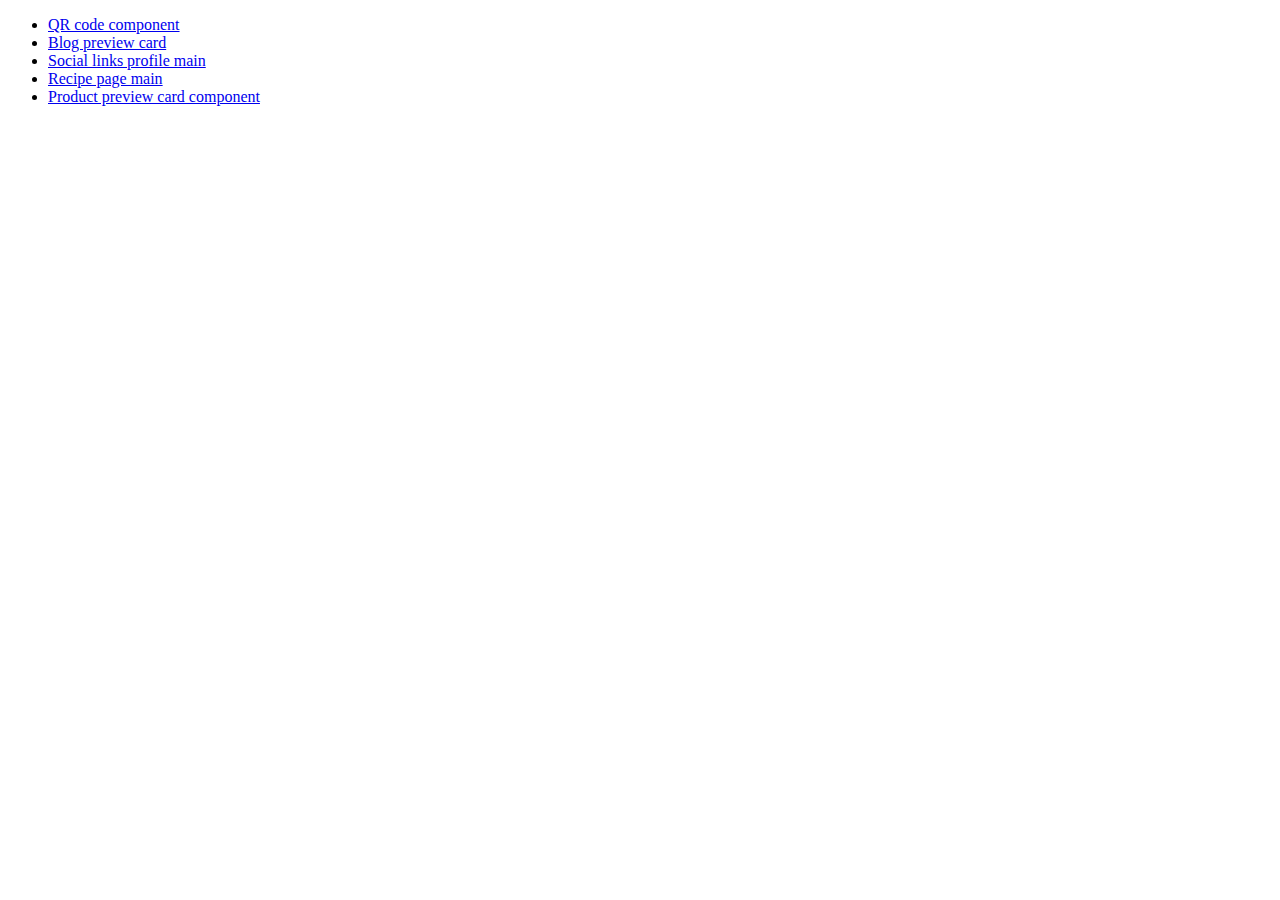
<file: index.html>
<!DOCTYPE html>
<html lang="en">
  <head>
    <meta charset="UTF-8" />
    <meta name="viewport" content="width=device-width, initial-scale=1.0" />
    <title>Frontend Mentor Challenges</title>
  </head>
  <body>
    <ul>
      <li>
        <a href="development/qr-code-component-main/qr-code-component.html"
          >QR code component</a
        >
      </li>
      <li>
        <a href="development/blog-preview-card/blog-preview-card.html"
          >Blog preview card</a
        >
      </li>
      <li>
        <a
          href="development/social-links-profile-main/social-links-profile-main.html"
          >Social links profile main</a
        >
      </li>
      <li>
        <a href="./development/recipe-page-main/recipe-page.html"
          >Recipe page main</a
        >
      </li>
      <li>
        <a
          href="./development/product-preview-card-component-main/product-preview-card-component.html"
          >Product preview card component</a
        >
      </li>
    </ul>
  </body>
</html>
</file>
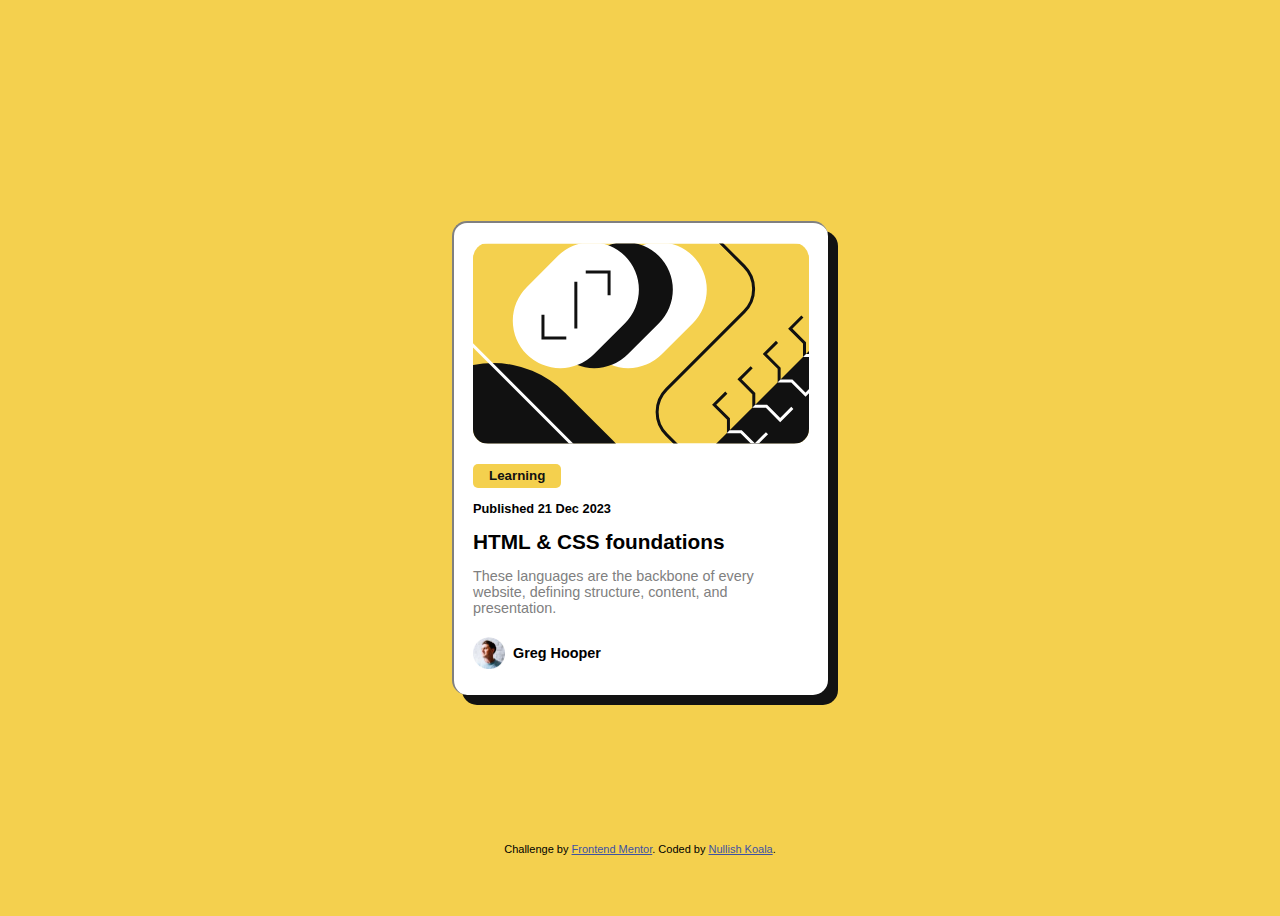
<file: development/blog-preview-card/index.html>
<!DOCTYPE html>
<html lang="en">
  <head>
    <meta charset="UTF-8" />
    <meta name="viewport" content="width=device-width, initial-scale=1.0" />
    <!-- displays site properly based on user's device -->

    <link
      rel="icon"
      type="image/png"
      sizes="32x32"
      href="./assets/images/favicon-32x32.png"
    />

    <title>Frontend Mentor | Blog preview card</title>
    <link rel="stylesheet" href="styles.css" />
    <!-- Feel free to remove these styles or customise in your own stylesheet 👍 -->
    <style>
      .attribution {
        font-size: 11px;
        text-align: center;
      }
      .attribution a {
        color: hsl(228, 45%, 44%);
      }
    </style>
  </head>
  <body>
    <section id="main">
      <div id="blog-card">
        <img
          id="img-main"
          src="./assets/images/illustration-article.svg"
          alt="illustration"
        />
        <button>Learning</button>
        <p id="p-published">Published 21 Dec 2023</p>
        <h1>HTML & CSS foundations</h1>
        <p id="p-main">
          These languages are the backbone of every website, defining structure,
          content, and presentation.
        </p>
        <div id="blog-author">
          <img
            src="./assets/images/image-avatar.webp"
            alt="greg hooper avatar"
          />
          <p>Greg Hooper</p>
        </div>
      </div>
    </section>
    <footer>
      <div class="attribution">
        Challenge by
        <a href="https://www.frontendmentor.io?ref=challenge" target="_blank"
          >Frontend Mentor</a
        >. Coded by <a href="https://github.com/NullishKoala">Nullish Koala</a>.
      </div>
    </footer>
  </body>
</html>
</file>
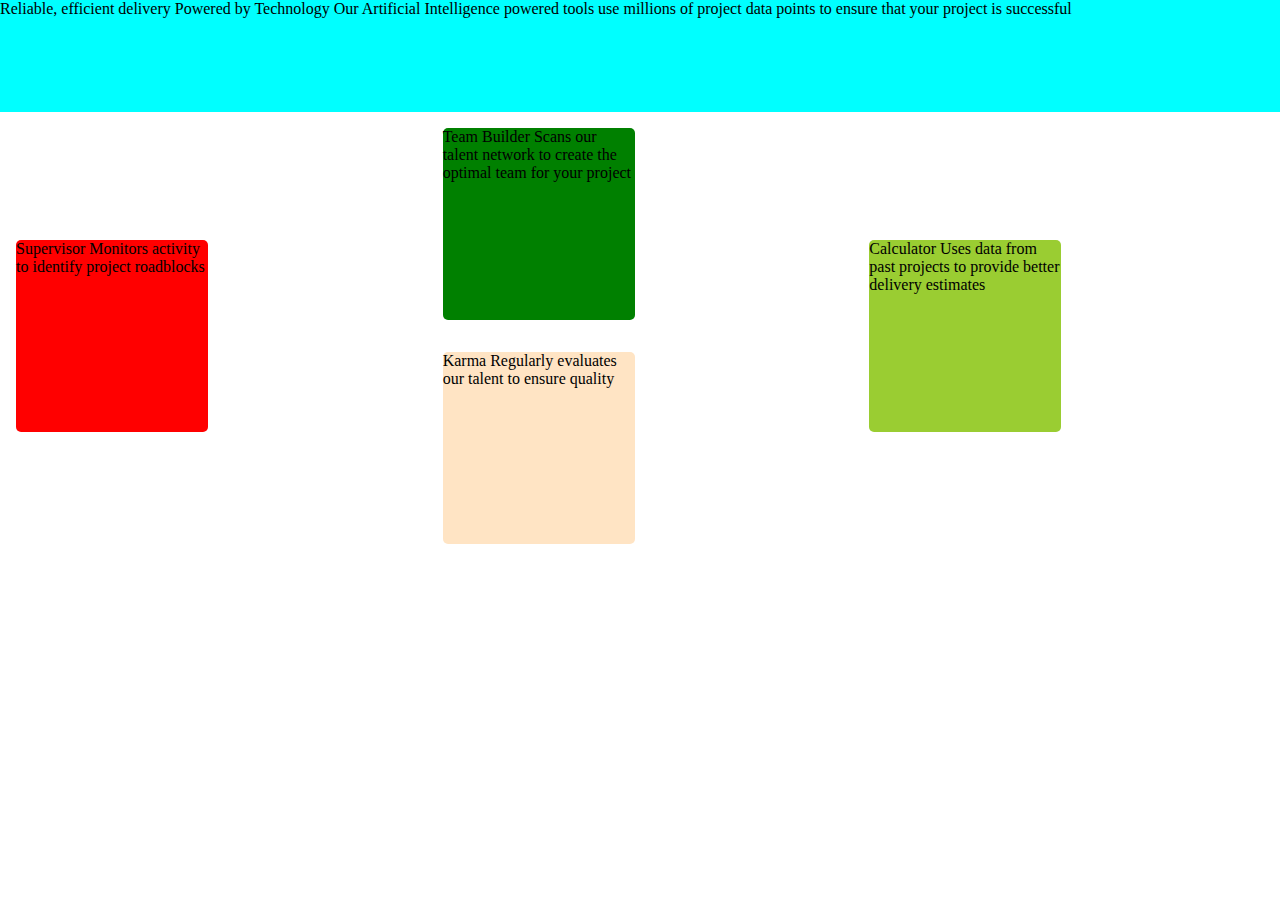
<file: development/four-card-feature-section-master/index.html>
<!DOCTYPE html>
<html lang="en">
  <head>
    <meta charset="UTF-8" />
    <meta name="viewport" content="width=device-width, initial-scale=1.0" />
    <!-- displays site properly based on user's device -->

    <link
      rel="icon"
      type="image/png"
      sizes="32x32"
      href="./images/favicon-32x32.png"
    />

    <title>Frontend Mentor | Four card feature section</title>

    <!-- Feel free to remove these styles or customise in your own stylesheet 👍 -->
    <link rel="stylesheet" href="style.css" />
  </head>
  <body>
    <div class="wrapper">
      <div class="hero">
        Reliable, efficient delivery Powered by Technology Our Artificial
        Intelligence powered tools use millions of project data points to ensure
        that your project is successful
      </div>
      <div class="card card--supervisor">
        Supervisor Monitors activity to identify project roadblocks
      </div>
      <div class="card card--team">
        Team Builder Scans our talent network to create the optimal team for
        your project
      </div>
      <div class="card card--karma">
        Karma Regularly evaluates our talent to ensure quality
      </div>
      <div class="card card--calculator">
        Calculator Uses data from past projects to provide better delivery
        estimates
      </div>
    </div>
  </body>
</html>
</file>
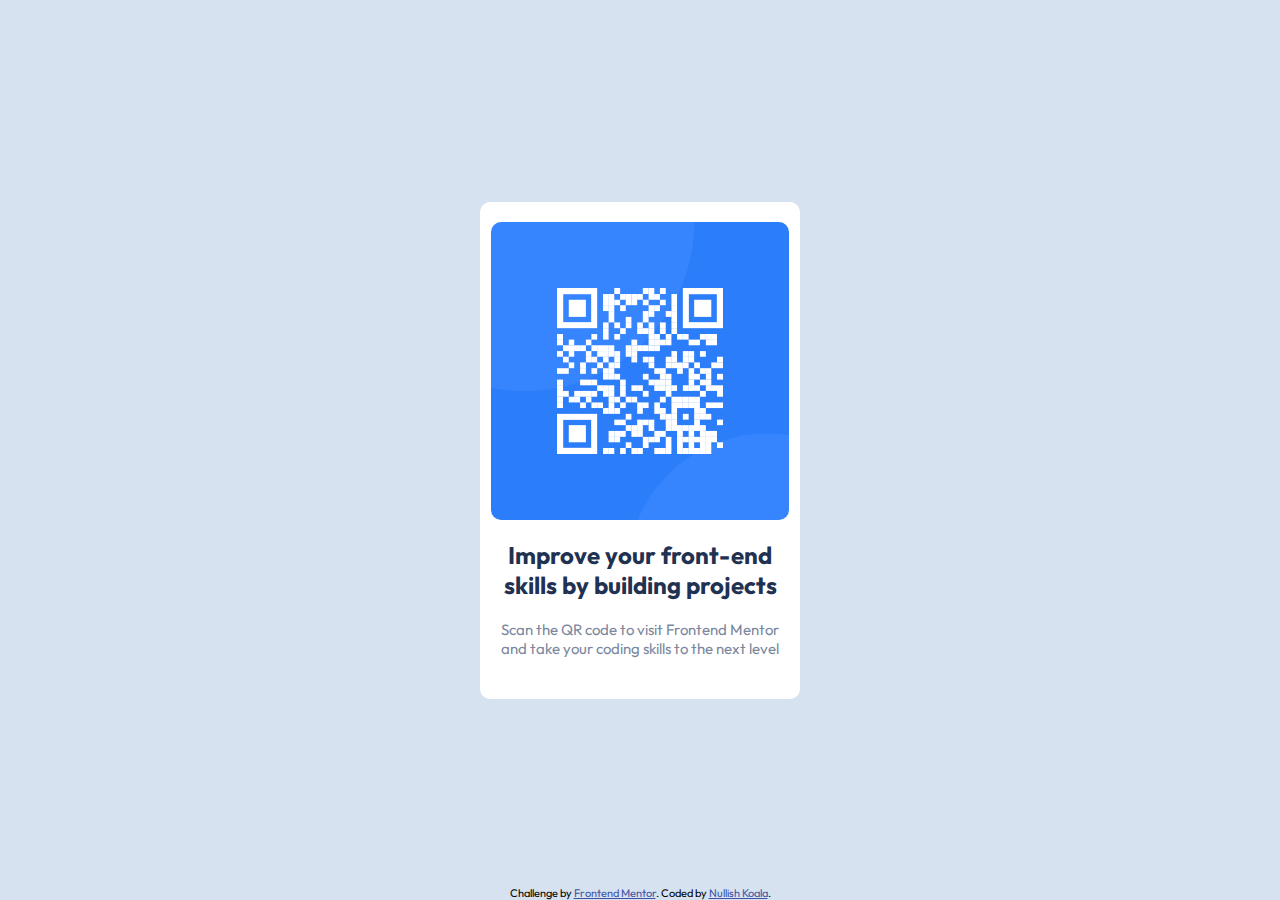
<file: development/qr-code-component-main/index.html>
<!DOCTYPE html>
<html lang="en">
  <head>
    <meta charset="UTF-8" />
    <meta name="viewport" content="width=device-width, initial-scale=1.0" />
    <!-- displays site properly based on user's device -->

    <link
      rel="icon"
      type="image/png"
      sizes="32x32"
      href="./images/favicon-32x32.png"
    />

    <title>Frontend Mentor | QR code component</title>
    <link rel="preconnect" href="https://fonts.googleapis.com" />
    <link rel="preconnect" href="https://fonts.gstatic.com" crossorigin />
    <link
      href="https://fonts.googleapis.com/css2?family=Outfit:wght@100..900&display=swap"
      rel="stylesheet"
    />
    <!-- Feel free to remove these styles or customise in your own stylesheet 👍 -->
    <style>
      body {
        background-color: hsl(212, 45%, 89%);
        display: flex;
        flex-direction: column;
        justify-content: center;
        align-items: center;
        height: 100vh;
        font-family: "Outfit", sans-serif;
        margin: 0;
        padding: 0;
      }

      #container-flex {
        background-color: hsl(0, 0%, 100%);
        height: 497px;
        width: 320px;
        margin: 0;
        padding: 0;
        display: flex;
        flex-direction: column;
        align-items: center;
        justify-content: center;
        border-radius: 10px;
      }

      img {
        height: 60%;
        border-radius: 10px;
      }

      #first {
        text-align: center;
        margin: 20px;
        color: hsl(218, 44%, 22%);
      }

      #second {
        text-align: center;
        font-size: 15px;
        font-weight: 400;
        color: hsl(220, 15%, 55%);
        margin: 0 20px 20px 20px;
      }

      footer {
        position: absolute;
        bottom: 0;
      }
      .attribution {
        font-size: 11px;
        text-align: center;
      }
      .attribution a {
        color: hsl(228, 45%, 44%);
      }
    </style>
  </head>
  <body>
    <div id="container-flex">
      <img src="./images/image-qr-code.png" />
      <h2 id="first">Improve your front-end skills by building projects</h2>
      <p id="second">
        Scan the QR code to visit Frontend Mentor and take your coding skills to
        the next level
      </p>
    </div>
    <footer>
      <div class="attribution">
        Challenge by
        <a href="https://www.frontendmentor.io?ref=challenge" target="_blank"
          >Frontend Mentor</a
        >. Coded by
        <a
          href="https://github.com/NullishKoala/Frontend-Mentor/tree/main/development/qr-code-component-main"
          >Nullish Koala</a
        >.
      </div>
    </footer>
  </body>
</html>
</file>
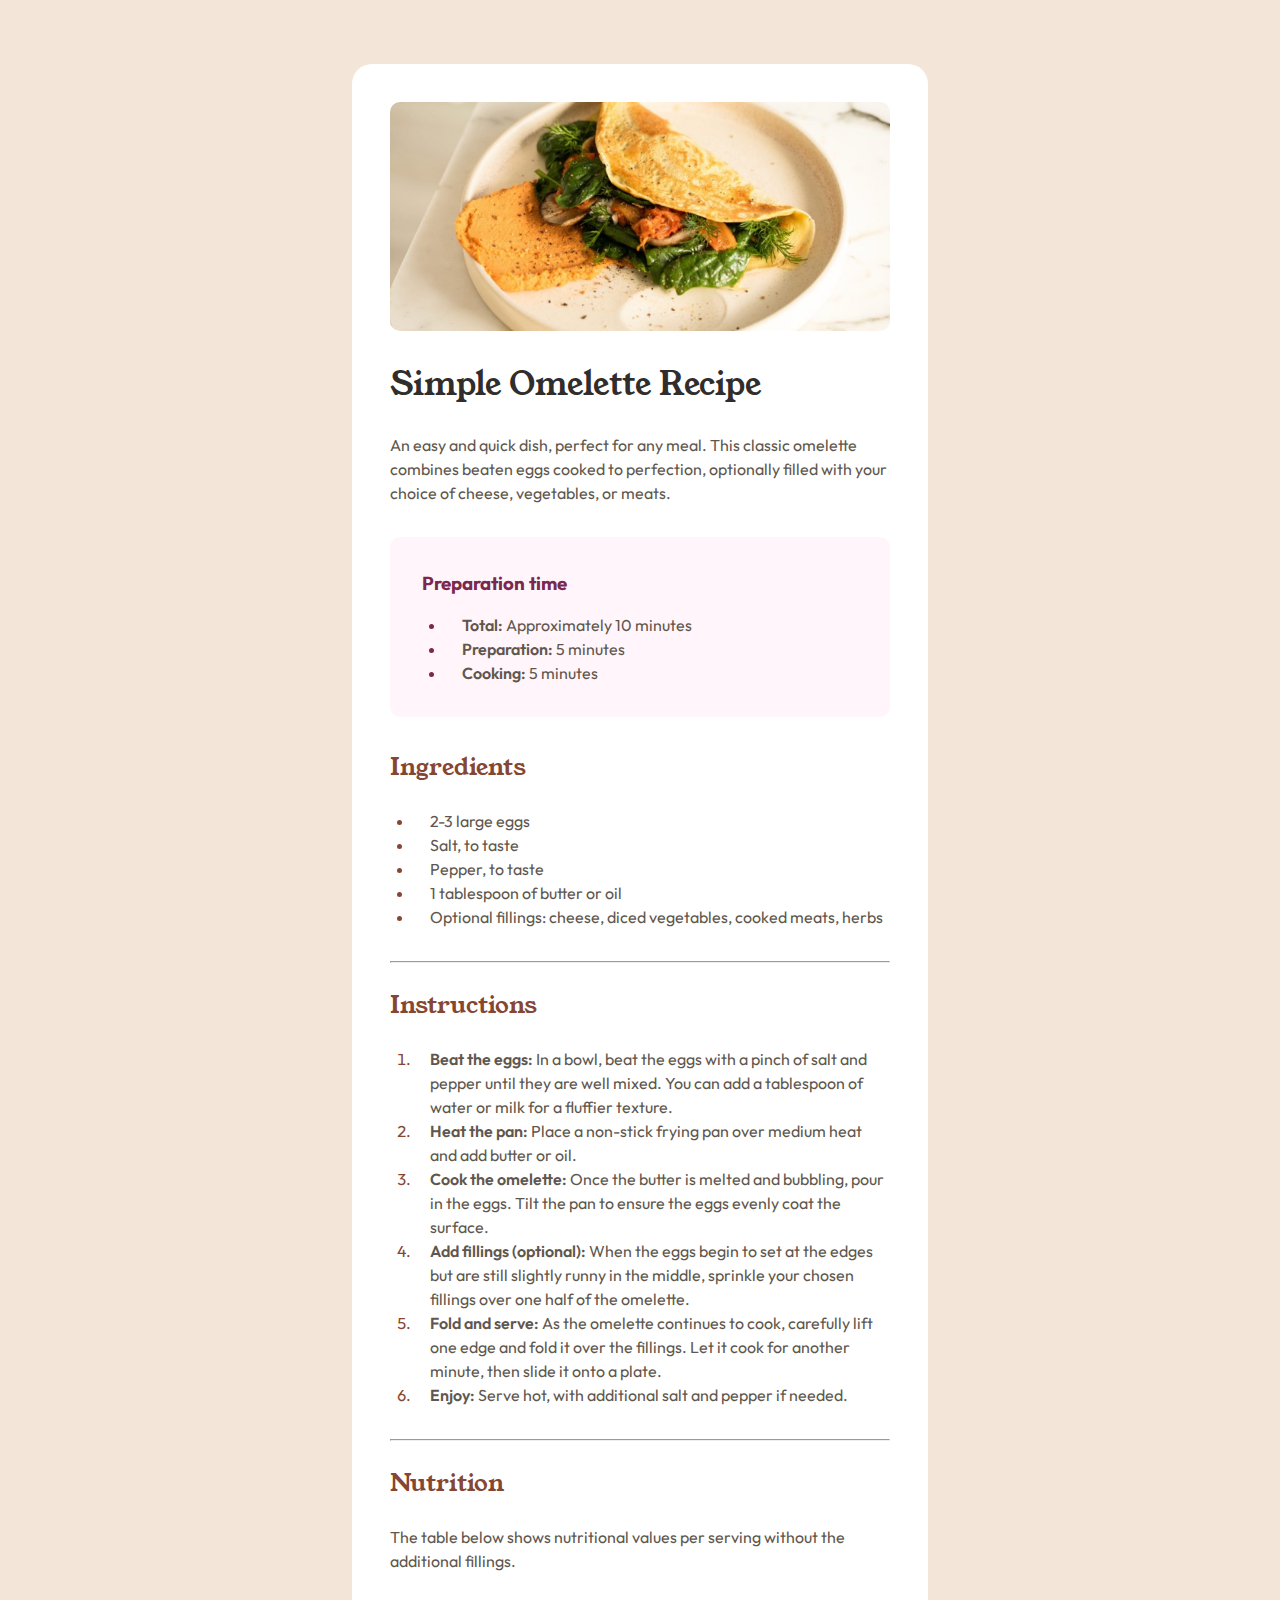
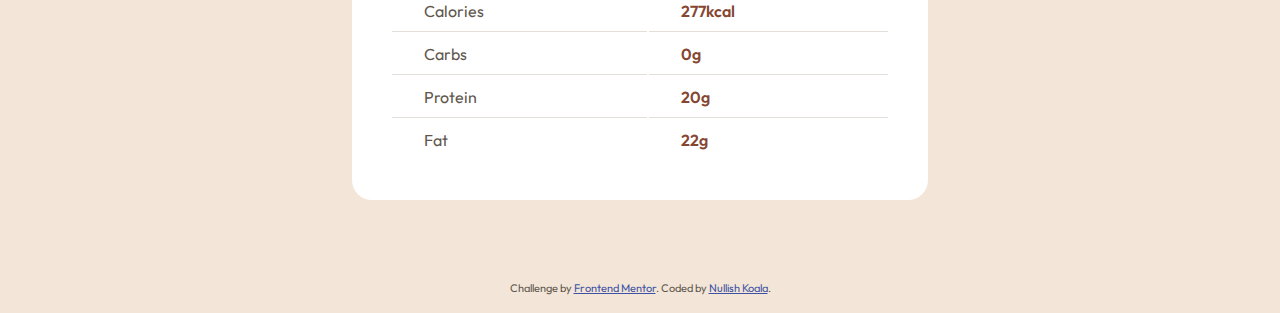
<file: development/recipe-page-main/index.html>
<!DOCTYPE html>
<html lang="en">
  <head>
    <meta charset="UTF-8" />
    <meta name="viewport" content="width=device-width, initial-scale=1.0" />
    <!-- displays site properly based on user's device -->

    <link
      rel="icon"
      type="image/png"
      sizes="32x32"
      href="./assets/images/favicon-32x32.png"
    />

    <title>Frontend Mentor | Recipe page</title>

    <!-- Feel free to remove these styles or customise in your own stylesheet 👍 -->
    <link rel="preconnect" href="https://fonts.googleapis.com" />
    <link rel="preconnect" href="https://fonts.gstatic.com" crossorigin />
    <link
      href="https://fonts.googleapis.com/css2?family=Outfit:wght@100..900&family=Young+Serif&display=swap"
      rel="stylesheet"
    />
    <style>
      .attribution {
        font-size: 11px;
        text-align: center;
      }
      .attribution a {
        color: hsl(228, 45%, 44%);
      }
    </style>
    <link rel="stylesheet" href="style.css" />
  </head>
  <body>
    <div id="container">
      <img src="./assets/images/image-omelette.jpeg" alt="an omelette" />
      <div class="container-text-mobile">
        <h1>Simple Omelette Recipe</h1>
        <p>
          An easy and quick dish, perfect for any meal. This classic omelette
          combines beaten eggs cooked to perfection, optionally filled with your
          choice of cheese, vegetables, or meats.
        </p>
        <section id="preparation">
          <h3>Preparation time</h3>
          <div>
            <ul>
              <li><span>Total:</span> Approximately 10 minutes</li>
              <li><span>Preparation:</span> 5 minutes</li>
              <li><span>Cooking:</span> 5 minutes</li>
            </ul>
          </section>
          <section id="ingredients">
            <h2>Ingredients</h2>
            <ul>
              <li>2-3 large eggs</li>
              <li>Salt, to taste</li>
              <li>Pepper, to taste</li>
              <li>1 tablespoon of butter or oil</li>
              <li>
                Optional fillings: cheese, diced vegetables, cooked meats, herbs
              </li>
            </ul>
          </section>
          <hr>
        <section id="instructions">
          <h2>Instructions</h2>
          <ol>
            <li>
              <span>Beat the eggs:</span> In a bowl, beat the eggs with a pinch
              of salt and pepper until they are well mixed. You can add a
              tablespoon of water or milk for a fluffier texture.
            </li>
            <li>
              <span>Heat the pan:</span> Place a non-stick frying pan over
              medium heat and add butter or oil.
            </li>
            <li>
              <span>Cook the omelette:</span> Once the butter is melted and
              bubbling, pour in the eggs. Tilt the pan to ensure the eggs evenly
              coat the surface.
            </li>
            <li>
              <span> Add fillings (optional):</span> When the eggs begin to set
              at the edges but are still slightly runny in the middle, sprinkle
              your chosen fillings over one half of the omelette.
            </li>
            <li>
              <span>Fold and serve:</span> As the omelette continues to cook,
              carefully lift one edge and fold it over the fillings. Let it cook
              for another minute, then slide it onto a plate.
            </li>
            <li>
              <span>Enjoy:</span> Serve hot, with additional salt and pepper if
              needed.
            </li>
          </ol>
        </section>
        <hr>

        <section id="nutrition">
          <h2>Nutrition</h2>
          <p>
            The table below shows nutritional values per serving without the
            additional fillings.
          </p>
          <table>
            <tr>
              <th>Calories</th>
              <td>277kcal</td>
            </tr>
            <tr>
              <th>Carbs</th>
              <td>0g</td>
            </tr>
            <tr>
              <th>Protein</th>
              <td>20g</td>
            </tr>
            <tr>
              <th>Fat</th>
              <td>22g</td>
            </tr>
          </table>
        </section>
      </div>
    </div>
    <footer>
      <div class="attribution">
        Challenge by
        <a href="https://www.frontendmentor.io?ref=challenge" target="_blank"
          >Frontend Mentor</a
        >. Coded by <a href="#">Nullish Koala</a>.
      </div>
    </footer>
  </body>
</html>
</file>
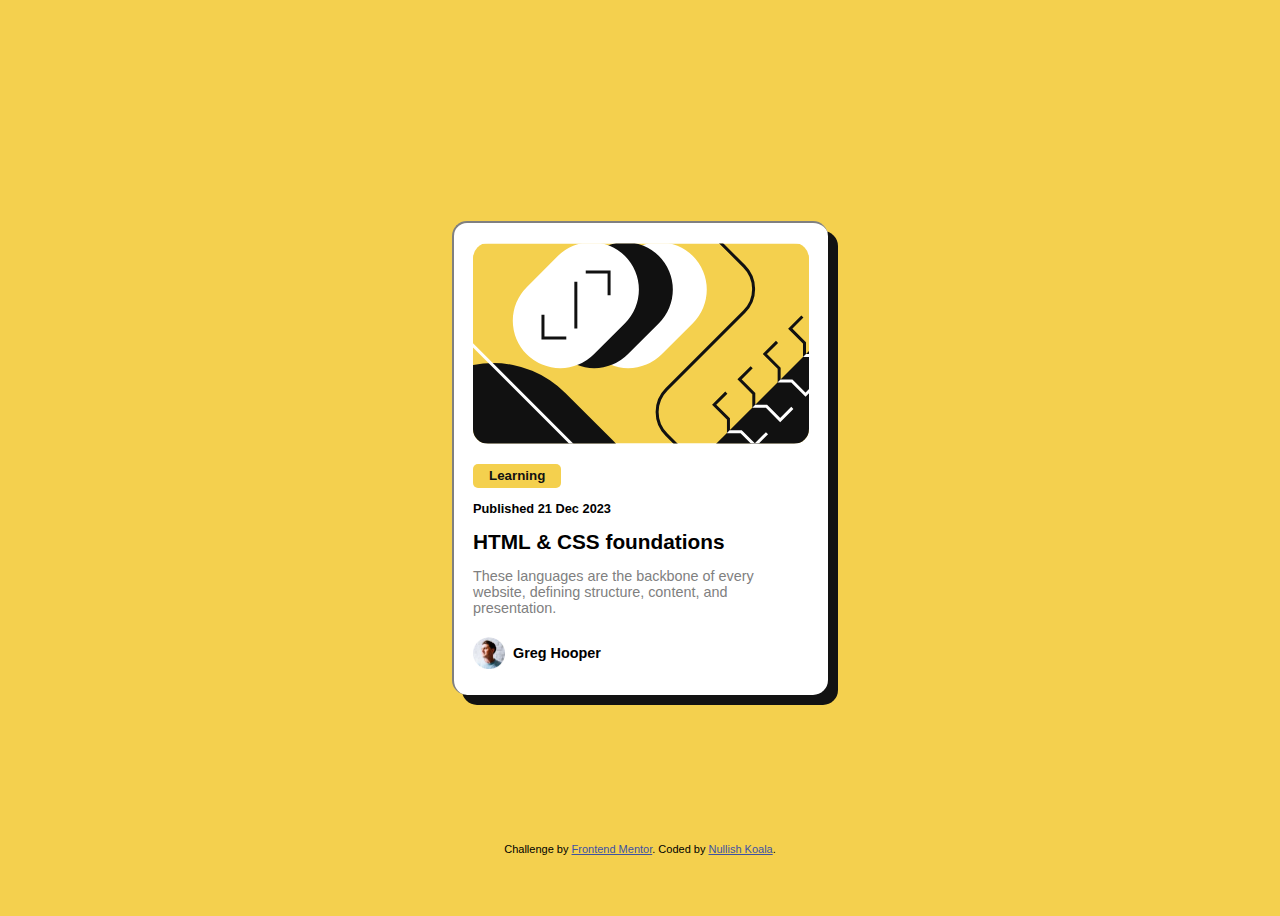
<file: development/blog-preview-card/blog-preview-card.html>
<!DOCTYPE html>
<html lang="en">
  <head>
    <meta charset="UTF-8" />
    <meta name="viewport" content="width=device-width, initial-scale=1.0" />
    <!-- displays site properly based on user's device -->

    <link
      rel="icon"
      type="image/png"
      sizes="32x32"
      href="./assets/images/favicon-32x32.png"
    />

    <title>Frontend Mentor | Blog preview card</title>
    <link rel="stylesheet" href="styles.css" />
    <!-- Feel free to remove these styles or customise in your own stylesheet 👍 -->
    <style>
      .attribution {
        font-size: 11px;
        text-align: center;
      }
      .attribution a {
        color: hsl(228, 45%, 44%);
      }
    </style>
  </head>
  <body>
    <main id="main">
      <div id="blog-card">
        <img
          id="img-main"
          src="./assets/images/illustration-article.svg"
          alt="illustration"
        />
        <button>Learning</button>
        <p id="p-published">Published 21 Dec 2023</p>
        <h1>HTML & CSS foundations</h1>
        <p id="p-main">
          These languages are the backbone of every website, defining structure,
          content, and presentation.
        </p>
        <div id="blog-author">
          <img
            src="./assets/images/image-avatar.webp"
            alt="greg hooper avatar"
          />
          <p>Greg Hooper</p>
        </div>
      </div>
    </main>
    <footer>
      <div class="attribution">
        Challenge by
        <a href="https://www.frontendmentor.io?ref=challenge" target="_blank"
          >Frontend Mentor</a
        >. Coded by
        <a
          href="https://github.com/NullishKoala/Frontend-Mentor/tree/main/development/blog-preview-card"
          >Nullish Koala</a
        >.
      </div>
    </footer>
  </body>
</html>
</file>
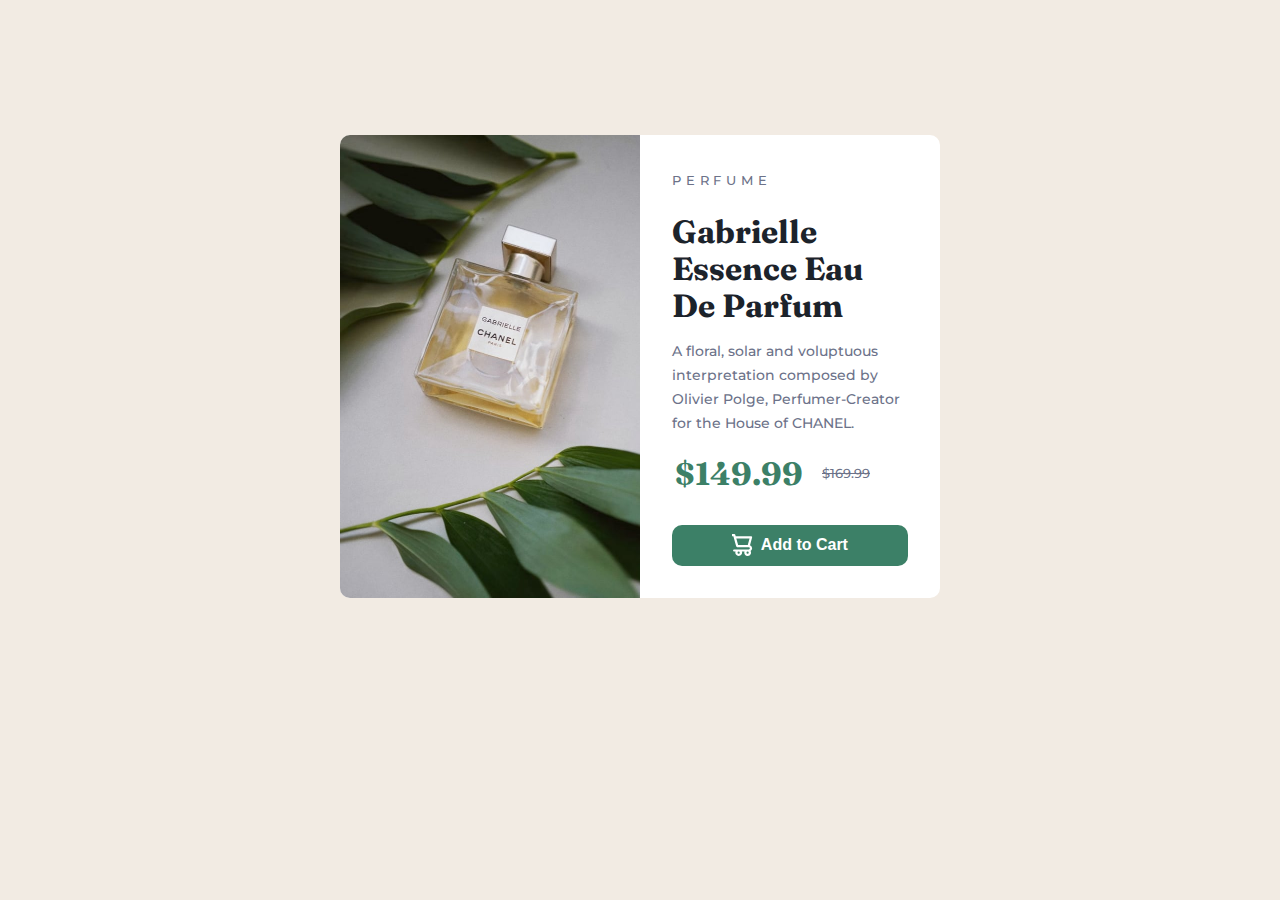
<file: development/product-preview-card-component-main/product-preview-card-component.html>
<!DOCTYPE html>
<html lang="en">
  <head>
    <meta charset="UTF-8" />
    <meta name="viewport" content="width=device-width, initial-scale=1.0" />
    <!-- displays site properly based on user's device -->

    <link
      rel="icon"
      type="image/png"
      sizes="32x32"
      href="./images/favicon-32x32.png"
    />

    <title>Frontend Mentor | Product preview card component</title>

    <!-- Fonts -->
    <link rel="preconnect" href="https://fonts.googleapis.com" />
    <link rel="preconnect" href="https://fonts.gstatic.com" crossorigin />
    <link
      href="https://fonts.googleapis.com/css2?family=Fraunces:ital,opsz,wght@0,9..144,100..900;1,9..144,100..900&family=Montserrat:ital,wght@0,100..900;1,100..900&display=swap"
      rel="stylesheet"
    />
    <link rel="stylesheet" href="style.css" />
  </head>
  <body>
    <div class="card">
      <div class="card__image">
        <picture>
          <source
            media="(max-width: 480px)"
            srcset="./images/image-product-mobile.jpg"
          />
          <source
            media="(min-width:481px) and (max-width: 768px)"
            srcset="./images/image-product-desktop.jpg"
          />
          <source
            media="(min-width:769px) and (max-width: 834px)"
            srcset="./images/image-product-mobile.jpg"
          />
          <source
            media="(min-width: 835px)"
            srcset="./images/image-product-desktop.jpg"
          />

          <img src="" alt="bottle of perfume" />
        </picture>
      </div>
      <!-- Alternatively I can use:
        <picture>
        <source
          media="(orientation: portrait)"
          srcset="./images/image-product-mobile.jpg"
        />
        <source
          media="(orientation: landscape)"
          srcset="./images/image-product-desktop.jpg"
        <img src="" alt="" />
      </picture> -->
      <div class="card__product">
        <p class="product__type">Perfume</p>
        <h1 class="product__name">Gabrielle Essence Eau De Parfum</h1>
        <p class="product__description">
          A floral, solar and voluptuous interpretation composed by Olivier
          Polge, Perfumer-Creator for the House of CHANEL.
        </p>

        <table class="product__price">
          <tr>
            <td class="price__regular">$149.99</td>
            <td class="price__discounted">$169.99</td>
          </tr>
        </table>
        <button class="product__cta">
          <div class="cta__container">
            <img
              src="./images/icon-cart.svg"
              class="cta__icon"
              alt="cart icon"
              srcset=""
            />
            Add to Cart
          </div>
        </button>
      </div>
    </div>
  </body>
</html>
</file>
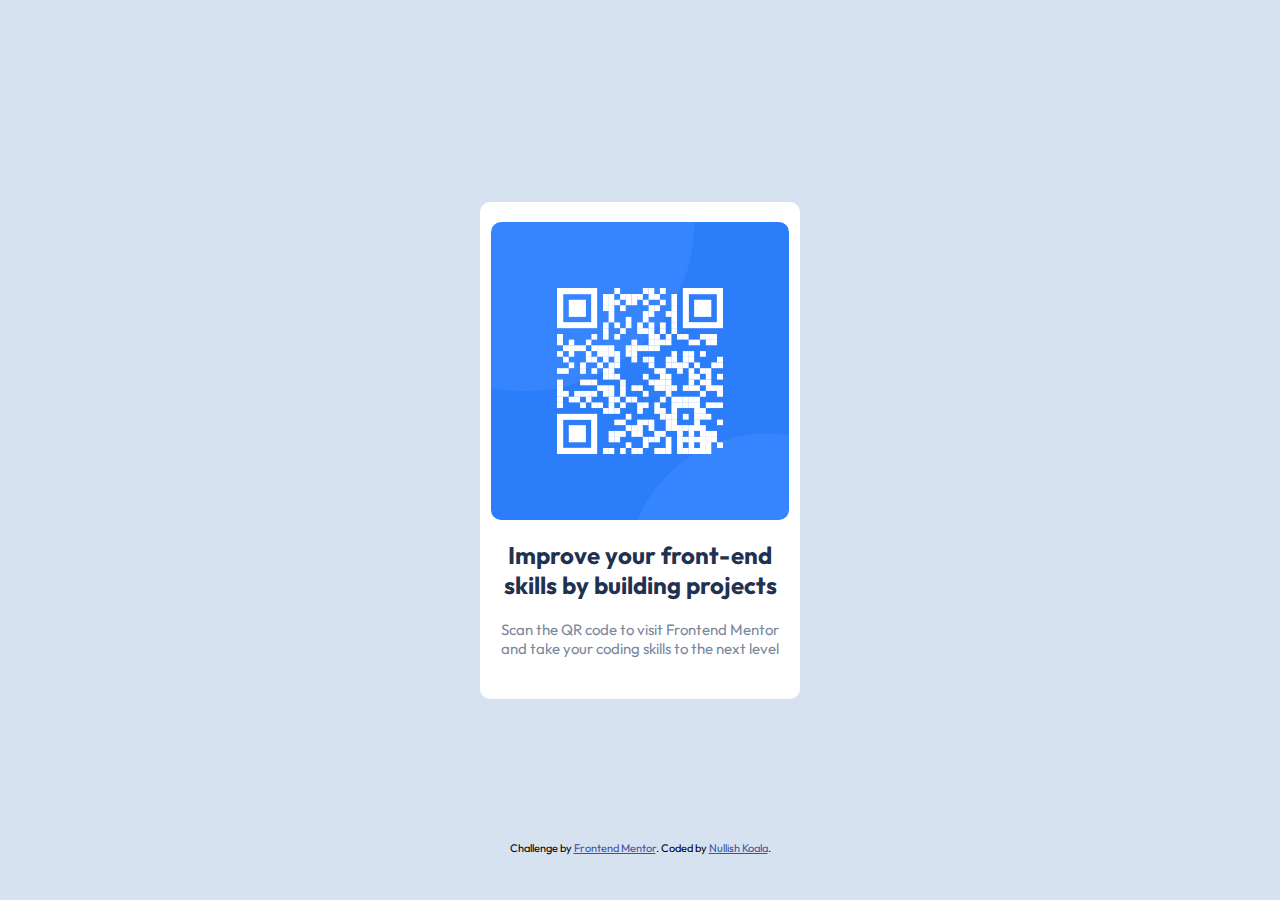
<file: development/qr-code-component-main/qr-code-component.html>
<!DOCTYPE html>
<html lang="en">
  <head>
    <meta charset="UTF-8" />
    <meta name="viewport" content="width=device-width, initial-scale=1.0" />
    <!-- displays site properly based on user's device -->

    <link
      rel="icon"
      type="image/png"
      sizes="32x32"
      href="./images/favicon-32x32.png"
    />

    <title>Frontend Mentor | QR code component</title>
    <link rel="preconnect" href="https://fonts.googleapis.com" />
    <link rel="preconnect" href="https://fonts.gstatic.com" crossorigin />
    <link
      href="https://fonts.googleapis.com/css2?family=Outfit:wght@100..900&display=swap"
      rel="stylesheet"
    />
    <!-- Feel free to remove these styles or customise in your own stylesheet 👍 -->
    <style>
      body {
        background-color: hsl(212, 45%, 89%);
        display: flex;
        flex-direction: column;
        justify-content: center;
        align-items: center;
        height: 100vh;
        font-family: "Outfit", sans-serif;
        margin: 0;
        padding: 0;
      }

      #container-flex {
        background-color: hsl(0, 0%, 100%);
        height: 497px;
        width: 320px;
        margin: 0;
        padding: 0;
        display: flex;
        flex-direction: column;
        align-items: center;
        justify-content: center;
        border-radius: 10px;
      }

      img {
        height: 60%;
        border-radius: 10px;
      }

      #first {
        text-align: center;
        font-size: 24px;
        margin: 20px;
        color: hsl(218, 44%, 22%);
      }

      #second {
        text-align: center;
        font-size: 15px;
        font-weight: 400;
        color: hsl(220, 15%, 55%);
        margin: 0 20px 20px 20px;
      }

      footer {
        position: absolute;
        bottom: 5%;
      }
      .attribution {
        font-size: 11px;
        text-align: center;
      }
      .attribution a {
        color: hsl(228, 45%, 44%);
      }
    </style>
  </head>
  <body>
    <div id="container-flex">
      <img src="./images/image-qr-code.png" alt="QR code image" />
      <h1 id="first">Improve your front-end skills by building projects</h1>
      <p id="second">
        Scan the QR code to visit Frontend Mentor and take your coding skills to
        the next level
      </p>
    </div>
    <footer>
      <div class="attribution">
        Challenge by
        <a href="https://www.frontendmentor.io?ref=challenge" target="_blank"
          >Frontend Mentor</a
        >. Coded by
        <a
          href="https://github.com/NullishKoala/Frontend-Mentor/tree/main/development/qr-code-component-main"
          >Nullish Koala</a
        >.
      </div>
    </footer>
  </body>
</html>
</file>
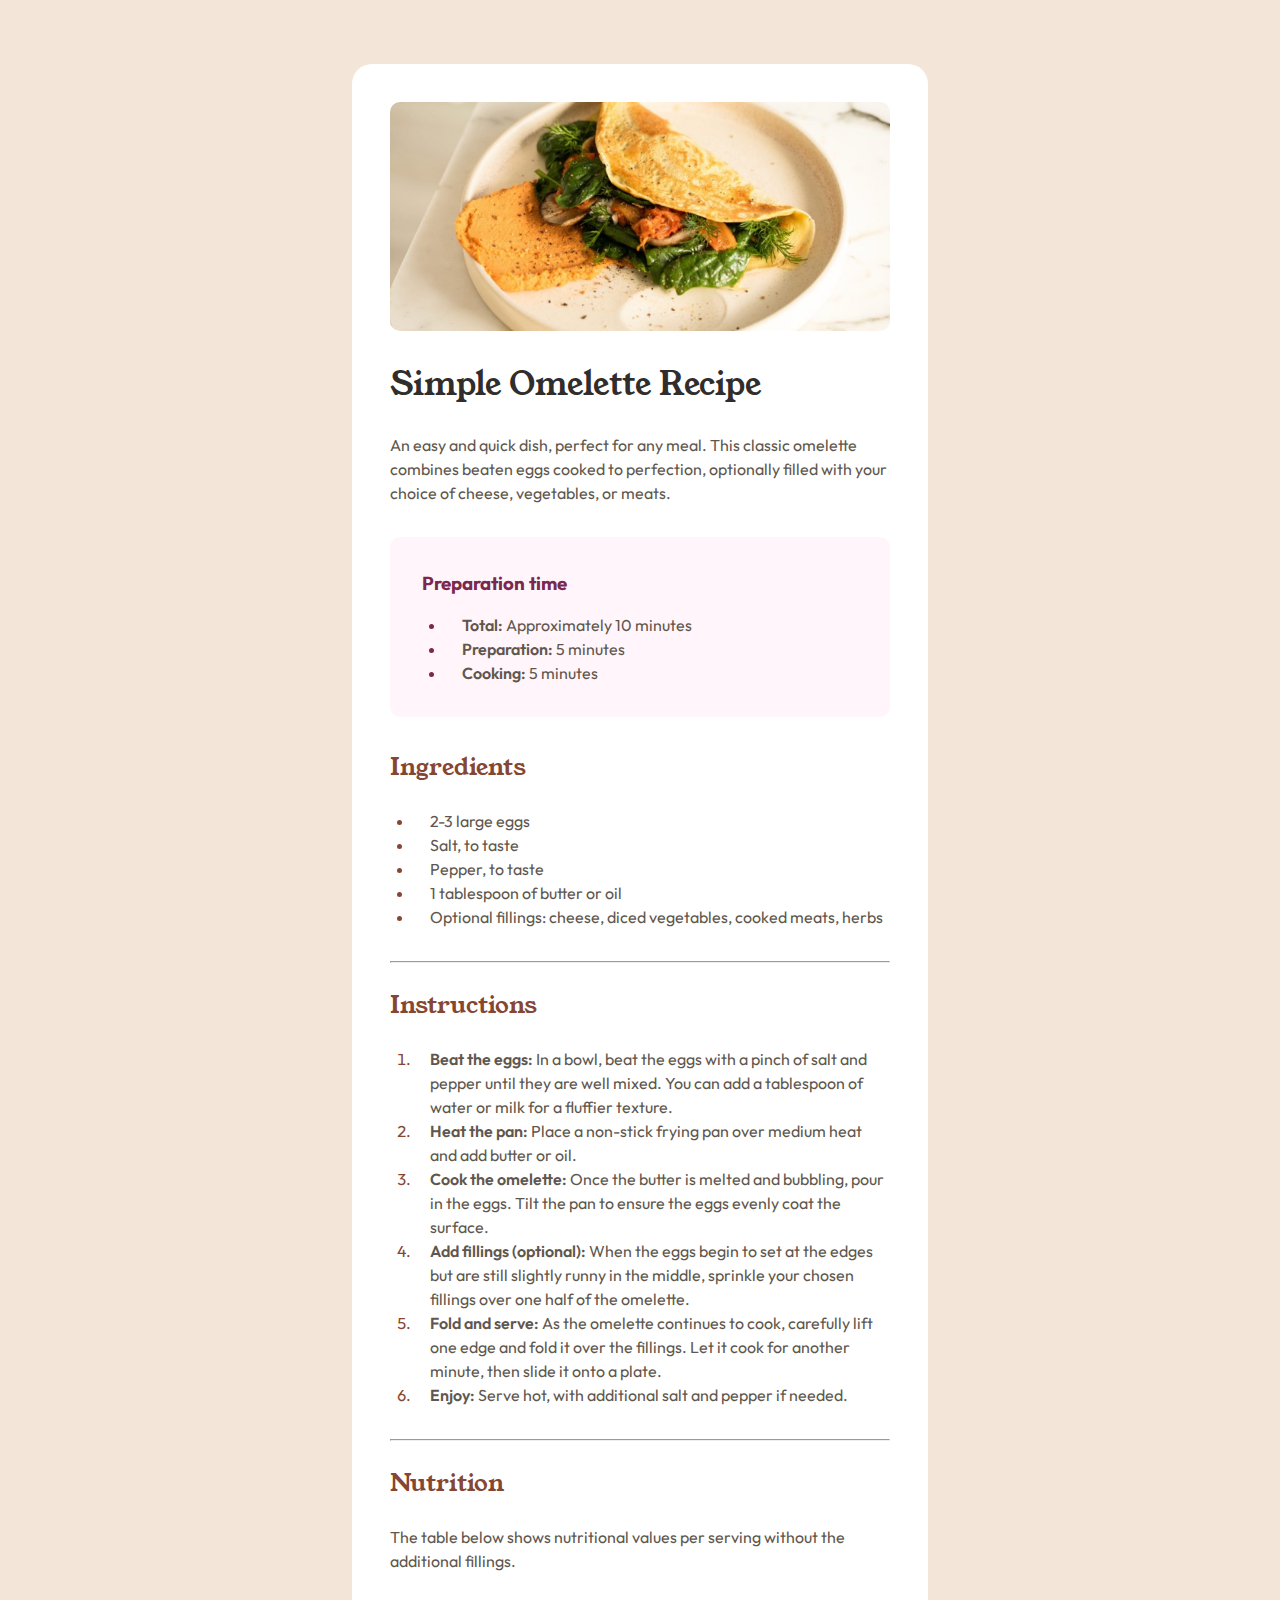
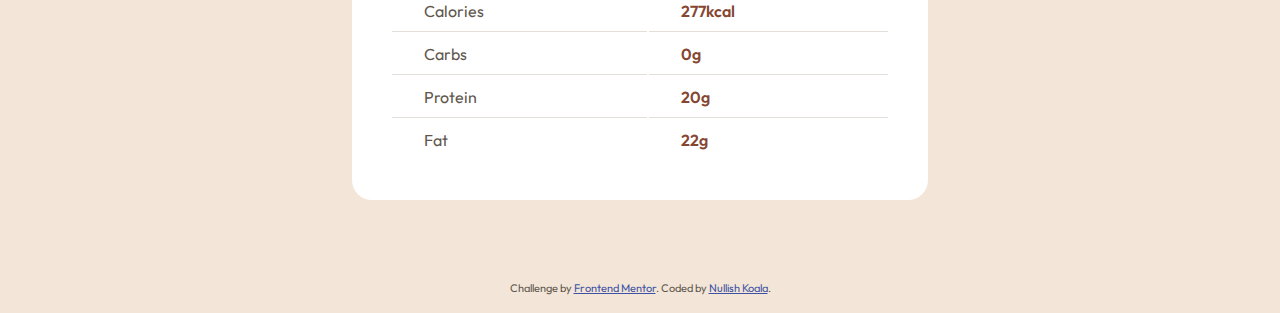
<file: development/recipe-page-main/recipe-page.html>
<!DOCTYPE html>
<html lang="en">
  <head>
    <meta charset="UTF-8" />
    <meta name="viewport" content="width=device-width, initial-scale=1.0" />
    <!-- displays site properly based on user's device -->

    <link
      rel="icon"
      type="image/png"
      sizes="32x32"
      href="./assets/images/favicon-32x32.png"
    />

    <title>Frontend Mentor | Recipe page</title>

    <!-- Feel free to remove these styles or customise in your own stylesheet 👍 -->
    <link rel="preconnect" href="https://fonts.googleapis.com" />
    <link rel="preconnect" href="https://fonts.gstatic.com" crossorigin />
    <link
      href="https://fonts.googleapis.com/css2?family=Outfit:wght@100..900&family=Young+Serif&display=swap"
      rel="stylesheet"
    />
    <style>
      .attribution {
        font-size: 11px;
        text-align: center;
      }
      .attribution a {
        color: hsl(228, 45%, 44%);
      }
    </style>
    <link rel="stylesheet" href="style.css" />
  </head>
  <body>
    <div id="container">
      <img src="./assets/images/image-omelette.jpeg" alt="an omelette" />
      <div class="container-text-mobile">
        <h1>Simple Omelette Recipe</h1>
        <p>
          An easy and quick dish, perfect for any meal. This classic omelette
          combines beaten eggs cooked to perfection, optionally filled with your
          choice of cheese, vegetables, or meats.
        </p>
        <section id="preparation">
          <h3>Preparation time</h3>
          <div>
            <ul>
              <li><span>Total:</span> Approximately 10 minutes</li>
              <li><span>Preparation:</span> 5 minutes</li>
              <li><span>Cooking:</span> 5 minutes</li>
            </ul>
          </section>
          <section id="ingredients">
            <h2>Ingredients</h2>
            <ul>
              <li>2-3 large eggs</li>
              <li>Salt, to taste</li>
              <li>Pepper, to taste</li>
              <li>1 tablespoon of butter or oil</li>
              <li>
                Optional fillings: cheese, diced vegetables, cooked meats, herbs
              </li>
            </ul>
          </section>
          <hr>
        <section id="instructions">
          <h2>Instructions</h2>
          <ol>
            <li>
              <span>Beat the eggs:</span> In a bowl, beat the eggs with a pinch
              of salt and pepper until they are well mixed. You can add a
              tablespoon of water or milk for a fluffier texture.
            </li>
            <li>
              <span>Heat the pan:</span> Place a non-stick frying pan over
              medium heat and add butter or oil.
            </li>
            <li>
              <span>Cook the omelette:</span> Once the butter is melted and
              bubbling, pour in the eggs. Tilt the pan to ensure the eggs evenly
              coat the surface.
            </li>
            <li>
              <span> Add fillings (optional):</span> When the eggs begin to set
              at the edges but are still slightly runny in the middle, sprinkle
              your chosen fillings over one half of the omelette.
            </li>
            <li>
              <span>Fold and serve:</span> As the omelette continues to cook,
              carefully lift one edge and fold it over the fillings. Let it cook
              for another minute, then slide it onto a plate.
            </li>
            <li>
              <span>Enjoy:</span> Serve hot, with additional salt and pepper if
              needed.
            </li>
          </ol>
        </section>
        <hr>

        <section id="nutrition">
          <h2>Nutrition</h2>
          <p>
            The table below shows nutritional values per serving without the
            additional fillings.
          </p>
          <table>
            <tr>
              <th>Calories</th>
              <td>277kcal</td>
            </tr>
            <tr>
              <th>Carbs</th>
              <td>0g</td>
            </tr>
            <tr>
              <th>Protein</th>
              <td>20g</td>
            </tr>
            <tr>
              <th>Fat</th>
              <td>22g</td>
            </tr>
          </table>
        </section>
      </div>
    </div>
    <footer>
      <div class="attribution">
        Challenge by
        <a href="https://www.frontendmentor.io?ref=challenge" target="_blank"
          >Frontend Mentor</a
        >. Coded by <a href="https://github.com/NullishKoala">Nullish Koala</a>.
      </div>
    </footer>
  </body>
</html>
</file>
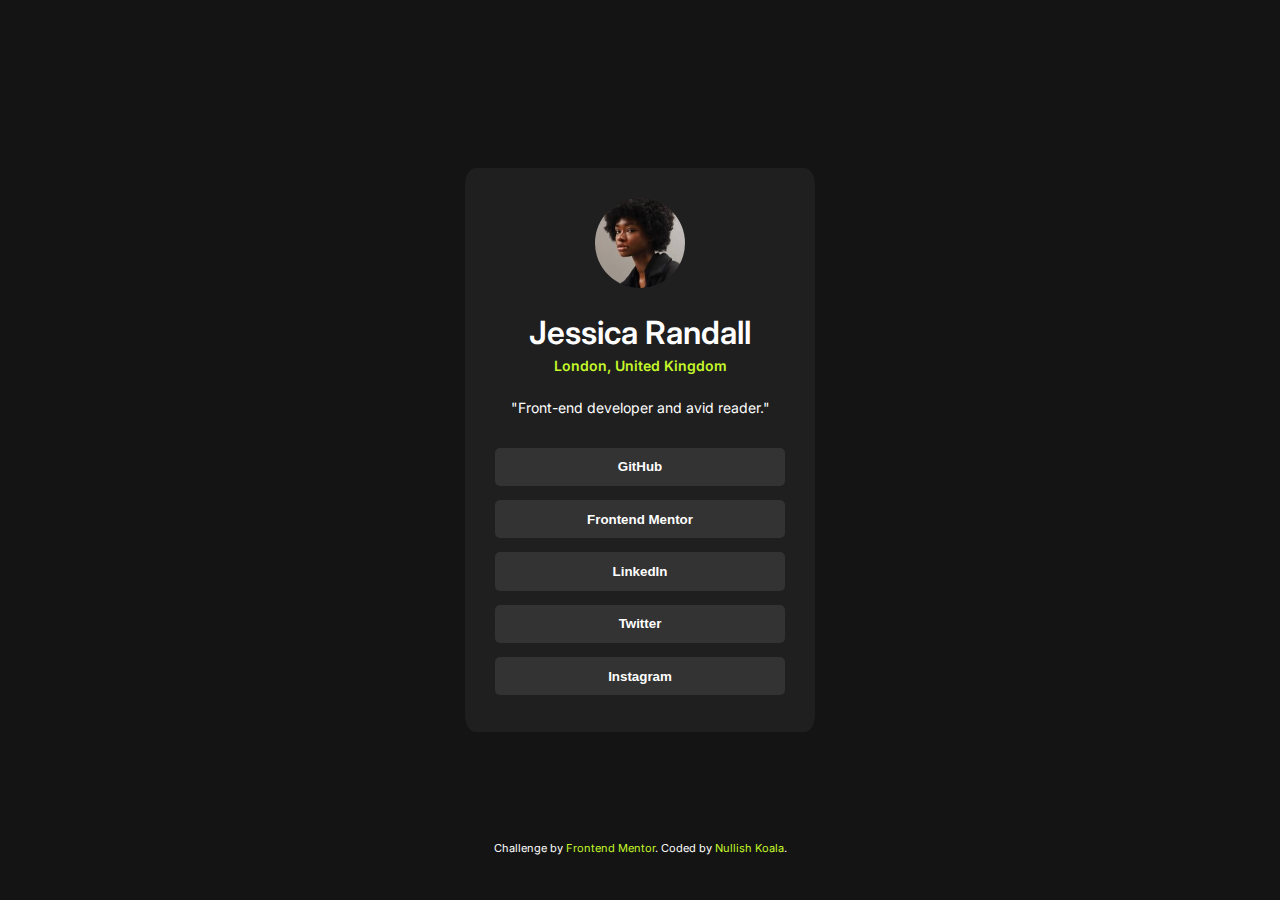
<file: development/social-links-profile-main/social-links-profile-main.html>
<!DOCTYPE html>
<html lang="en">
  <head>
    <meta charset="UTF-8" />
    <meta name="viewport" content="width=device-width, initial-scale=1.0" />
    <!-- displays site properly based on user's device -->

    <link
      rel="icon"
      type="image/png"
      sizes="32x32"
      href="./assets/images/favicon-32x32.png"
    />

    <title>Frontend Mentor | Social links profile</title>

    <!-- Feel free to remove these styles or customise in your own stylesheet 👍 -->
    <style>
      .attribution {
        font-size: 11px;
        text-align: center;
      }
      .attribution a {
        color: hsl(228, 45%, 44%);
      }
    </style>
    <link rel="preconnect" href="https://fonts.googleapis.com" />
    <link rel="preconnect" href="https://fonts.gstatic.com" crossorigin />
    <link
      href="https://fonts.googleapis.com/css2?family=Inter:wght@100..900&display=swap"
      rel="stylesheet"
    />
    <link rel="stylesheet" href="style.css" />
  </head>
  <body>
    <!-- section main -->
    <div id="container">
      <img
        src="./assets/images/avatar-jessica.jpeg"
        alt="jessica randall photo"
      />
      <h1>Jessica Randall</h1>
      <p id="location">London, United Kingdom</p>
      <p id="description">"Front-end developer and avid reader."</p>
      <button>GitHub</button>
      <button>Frontend Mentor</button>
      <button>LinkedIn</button>
      <button>Twitter</button>
      <button>Instagram</button>
    </div>
    <!-- section footer -->
    <footer>
      <div class="attribution">
        Challenge by
        <a href="https://www.frontendmentor.io?ref=challenge" target="_blank"
          ><span>Frontend Mentor</span></a
        >. Coded by <a href="#"><span>Nullish Koala</span></a
        >.
      </div>
    </footer>
  </body>
</html>
</file>
<file: development/blog-preview-card/styles.css>
/* Variables - colors */
:root {
  --Yellow: hsl(47, 88%, 63%);
  --White: hsl(0, 0%, 100%);
  --Grey: hsl(0, 0%, 50%);
  --Black: hsl(0, 0%, 7%);
}

/* Fonts */
@import url(./assets/fonts/Figtree-Italic-VariableFont_wght.ttf);
@import url(./assets/fonts/Figtree-VariableFont_wght.ttf);
@import url(./assets/fonts/static/Figtree-ExtraBold.ttf);
@import url(./assets/fonts//static/Figtree-SemiBold.ttf);

/* Layout */
body {
  display: flex;
  justify-content: center;
  align-items: center;
  flex-direction: column;
  height: 100vh;
  font-size: 1rem;
  background-color: var(--Yellow);
  font-family: "Figtree", sans-serif;
}

footer {
  position: absolute;
  bottom: 5%;
}

/* Blog card styling */

#blog-card {
  width: 336px;
  padding: 1.2rem;
  border-radius: 15px;
  border-top: var(--Grey) solid 2px;
  border-left: var(--Grey) solid 2px;
  box-shadow: var(--Black) 10px 10px;
  background-color: var(--White);
}

#img-main {
  border-radius: 15px;
}

button {
  border-radius: 5px;
  color: var(--Black);
  font-weight: 900;
  background-color: var(--Yellow);
  margin-top: 1rem;
  border-style: none;
  padding: 0.3rem 1rem;
}

#p-published {
  font-weight: 600;
  font-size: 0.8rem;
}

h1 {
  font-size: 1.3rem;
  font-weight: 900;
}

#p-main {
  color: var(--Grey);
  font-weight: 500;
  font-size: 0.9rem;
}

#blog-author {
  display: flex;
  flex-direction: row;
  justify-content: flex-start;
  align-items: center;
  gap: 0.5rem;
}

#blog-author img {
  width: 32px;
  height: 32.5px;
}

#blog-author p {
  font-size: 0.9rem;
  font-weight: 800;
}

/* States */

h1:hover {
  color: var(--Yellow);
  cursor: pointer;
}
</file>
<file: development/four-card-feature-section-master/style.css>
*,
*::before,
*::after {
  box-sizing: border-box;
  margin: 0;
  padding: 0;
}

.wrapper {
  display: grid;
  grid-template-columns: repeat(3, 1fr);
  grid-template-rows: repeat(5, 1fr);
}
.card {
  height: 12rem;
  width: 12rem;
  /* min-width: 30vw; */
  border: 2px grey;
  border-radius: 5px;
  margin: 1rem;
}

.hero {
  /* min-height: 20vh; */
  background-color: aqua;
  grid-column-start: 1;
  grid-column-end: 4;
  grid-row-start: 1;
  grid-row-end: 2;
}
.card--supervisor {
  background-color: red;
  grid-column-start: 1;
  grid-column-end: 2;
  grid-row-start: 3;
  grid-row-end: 5;
}
.card--team {
  background-color: green;
  grid-column-start: 2;
  grid-column-end: 3;
  grid-row-start: 2;
  grid-row-end: 4;
}
.card--karma {
  background-color: bisque;
  grid-column-start: 2;
  grid-column-end: 3;
  grid-row-start: 4;
  grid-row-end: 6;
}
.card--calculator {
  background-color: yellowgreen;
  grid-column-start: 3;
  grid-column-end: 4;
  grid-row-start: 3;
  grid-row-end: 5;
}

@media screen and (width <= 769px) {
  .wrapper {
    display: flex;
    flex-direction: column;
  }
}
</file>
<file: development/recipe-page-main/style.css>
/* Colours-variables: */
:root {
  --Eggshell: hsl(30, 54%, 90%); /*Main background color*/
  --White: hsl(0, 0%, 100%); /*Main container color*/
  --DarkCharcoal: hsl(24, 5%, 18%); /*h1*/
  --Nutmeg: hsl(14, 45%, 36%); /*h2 and partially table data*/
  --DarkRaspberry: hsl(332, 51%, 32%); /*h3 in preparation*/
  --RoseWhite: hsl(330, 100%, 98%); /*background color in preparation*/
  --LightGrey: hsl(30, 18%, 87%); /*hr*/
  --WengeBrown: hsl(30, 10%, 34%); /*text*/
}

* {
  margin: 0;
  padding: 0;
  box-sizing: border-box;
}

/* Fonts
font-family: "Outfit", sans-serif; - main font
font-family: "Young Serif", serif; - h1, h2
*/

/* Layout */

body {
  background-color: var(--Eggshell);
  display: flex;
  flex-direction: column;
  justify-content: center;
  align-items: center;
  width: 100vw;
  font-family: "Outfit", sans-serif;
  color: var(--WengeBrown);
  line-height: 1.5;
  font-size: 16px;
}

/* Footer */
footer {
  margin: 1rem;
}

/* Mobile */
@media (max-width: 767px) {
  #container {
    padding-bottom: 5%;
    width: 100%;
    background-color: var(--White);
  }
  .container-text-mobile {
    padding: 0 5%;
  }
  img {
    width: 100%;
  }
}
/* Tablet and desktop */
@media (min-width: 768px) {
  #container {
    width: 45%;
    background-color: var(--White);
    margin: 5% 0;
    padding: 3%;
    border-radius: 20px;
  }

  img {
    width: 100%;
    border-radius: 10px;
  }
}

/* Sections */
h1,
h2 {
  font-family: "Young Serif", serif;
  margin: 1.5rem 0;
  font-weight: 400;
}

h1 {
  color: var(--DarkCharcoal);
}

h2,
li::marker {
  color: var(--Nutmeg);
}

ul,
ol {
  margin-left: 1.5rem;
}

li {
  padding-left: 1rem;
}

span {
  font-weight: 600;
}

hr {
  margin-top: 2rem;
}

td {
  color: var(--Nutmeg);
  font-weight: 600;
}

/* Section - preparation */

#preparation {
  background-color: var(--RoseWhite);
  margin: 2rem 0;
  padding: 2rem;
  border-radius: 10px;
}

#preparation h3 {
  color: var(--DarkRaspberry);
  margin-bottom: 1rem;
}

#preparation li::marker {
  color: var(--DarkRaspberry);
}

/* Nutrition */

#nutrition p {
  margin-bottom: 1rem;
}

table {
  width: 100%;
  text-align: left;
}

th,
td {
  padding: 0.5rem 0 0.5rem 2rem;
  border-bottom: 1px solid var(--LightGrey);
}

th {
  font-weight: normal;
}

tr:last-of-type td,
tr:last-of-type th {
  border-bottom: none;
}
</file>
<file: development/product-preview-card-component-main/style.css>
*,
*::before,
*::after {
  box-sizing: border-box;
}

/* Root: colours and fonts */
:root {
  --Cream: hsl(30, 38%, 92%); /*main bg*/
  --White: hsl(0, 0%, 100%); /*card bg*/
  --VeryDarkBlue: hsl(212, 21%, 14%); /*h1*/
  --DarkGrayishBlue: hsl(228, 12%, 48%); /*type, description*/
  --DarkCyan: hsl(158, 36%, 37%); /*reg price, cta*/
  --Montserrat: "Montserrat", sans-serif;
  --Fraunces: "Fraunces", serif;
}

/* Fonts
- Family: [Montserrat](https://fonts.google.com/specimen/Montserrat)
- Weights: 500, 700 - main font

- Family: [Fraunces](https://fonts.google.com/specimen/Fraunces)
- Weights: 700 - h1, regular price
*/

body {
  margin: 0;
  background-color: var(--Cream);
  font-family: var(--Montserrat);
}

.card {
  background-color: var(--White);
  display: flex;
  border-radius: 10px;
  overflow: hidden;
}

img {
  width: 100%;
  height: 100%;
}

.card__product {
  padding: 1.2rem 2rem;
}

.product__type {
  color: var(--DarkGrayishBlue);
  text-transform: uppercase;
  letter-spacing: 0.3rem;
  font-weight: 500;
  font-size: 0.8rem;
  margin: 1.5em 0 0 0;
}

.product__name {
  color: var(--VeryDarkBlue);
  font-family: var(--Fraunces);
  font-weight: 700;
  margin: 0.8em 0 0.8rem 0;
  line-height: 2.3rem;
  font-size: 2rem;
}

.product__description {
  color: var(--DarkGrayishBlue);
  font-size: 0.9rem; /*0.9rem = 14px*/
  line-height: 1.5rem;
  font-weight: 500;
}

.product__price {
  margin: 1rem 0;
}

.price__regular {
  color: var(--DarkCyan);
  font-family: var(--Fraunces);
  font-weight: 700;
  font-size: 2rem;
  padding-right: 1rem;
}

.price__discounted {
  color: var(--DarkGrayishBlue);
  text-decoration: line-through;
  font-size: 0.8rem;
  font-weight: 500;
}

.product__cta {
  background-color: var(--DarkCyan);
  color: var(--White);
  width: 100%;
  padding: 0.6em 0;
  border-radius: 10px;
  border: none;
  margin: 0.8rem 0;
  font-weight: 700;
  font-size: 1rem;
}

.product__cta:active,
.product__cta:hover,
.product__cta:focus {
  cursor: pointer;
  background-color: hsl(158, 33%, 23%);
}

.cta__icon {
  width: 1.3em;
  margin-right: 0.5rem;
}

.cta__container {
  display: flex;
  align-items: center;
  justify-content: center;
}

/* Layout */
/* Mobile and vertical */
@media (max-width: 480px) or ((min-width: 769px)and (max-width:834px)) {
  .card {
    width: 90%;
    flex-direction: column;
    margin: 1rem auto;
  }
}

/* Desktop and horizontal */
@media (min-width: 835px) or ((min-width: 481px) and (max-width: 768px)) {
  .card {
    min-width: 600px;
    width: 40%;
    flex-direction: row;
    margin: 15vh auto;
  }
  .card__image,
  .card__product {
    width: 50%;
  }
}
</file>
<file: development/social-links-profile-main/style.css>
* {
  margin: 0;
  padding: 0;
  box-sizing: border-box;
}

/* Variables - colors */
:root {
  --Green: hsl(75, 94%, 57%);
  --White: hsl(0, 0%, 100%);
  --Grey: hsl(0, 0%, 20%);
  --DarkGrey: hsl(0, 0%, 12%);
  --OffBlack: hsl(0, 0%, 8%);
}

/* Layout */
body {
  display: flex;
  flex-direction: column;
  align-items: center;
  justify-content: center;
  height: 100vh;
  background-color: var(--OffBlack);
  color: var(--White);
  font-family: "Inter", sans-serif;
}

#container {
  display: flex;
  flex-direction: column;
  width: 350px;
  height: fit-content;
  align-items: center;
  justify-content: center;
  background-color: var(--DarkGrey);
  padding: 30px;
  border-radius: 3%;
}

footer {
  position: absolute;
  bottom: 5%;
}

/* Details */

img {
  border-radius: 50%;
  height: 90px;
  margin-bottom: 25px;
}

h1 {
  font-weight: 600;
  margin-bottom: 5px;
}

#location {
  font-weight: 600;

  color: var(--Green);
}

p {
  margin-bottom: 25px;
  font-size: 14px;
}

button {
  width: 100%;
  background-color: var(--Grey);
  color: var(--White);
  height: 2.4rem;
  border-radius: 5px;
  border: none;
  margin: 7px 0;
  font-weight: 600;
}

/* States */
button:hover {
  color: var(--DarkGrey);
  background-color: var(--Green);
  cursor: pointer;
}

a {
  text-decoration: none;
}

a span {
  color: var(--Green);
}
</file>
